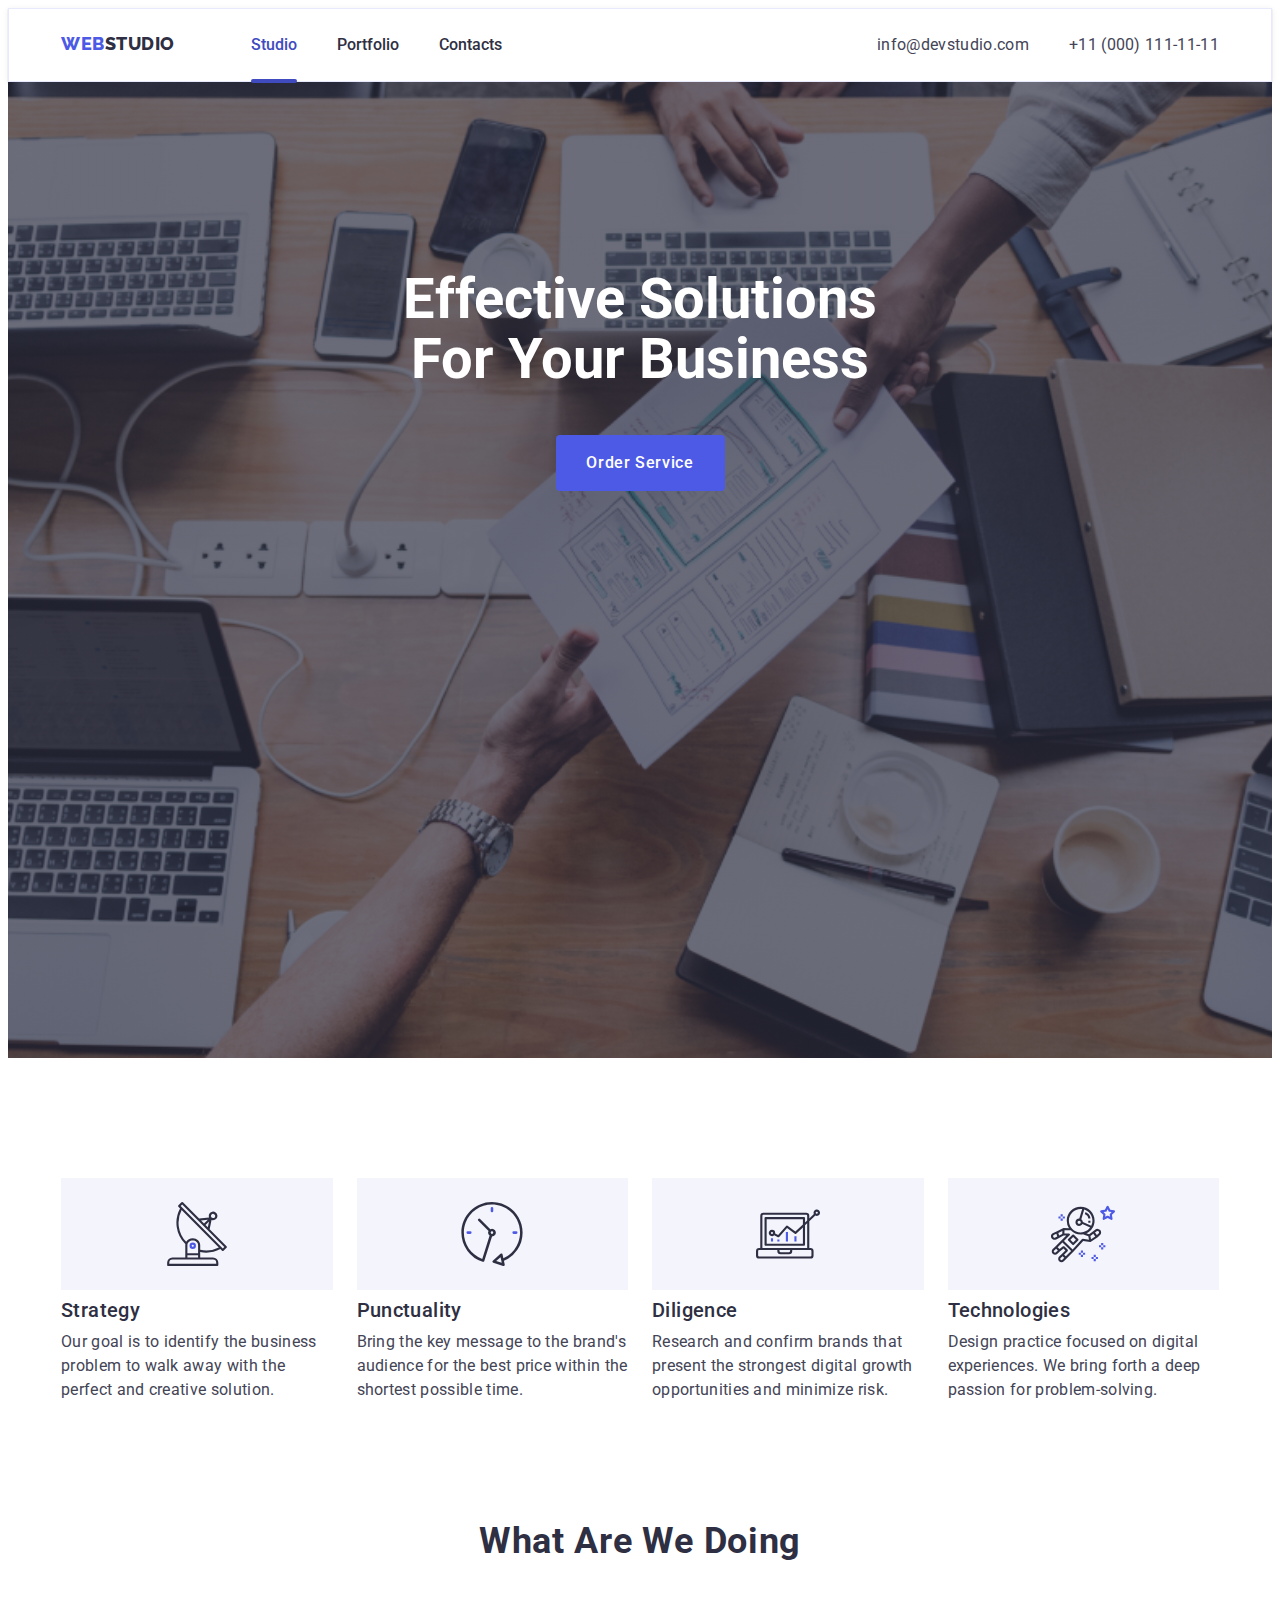
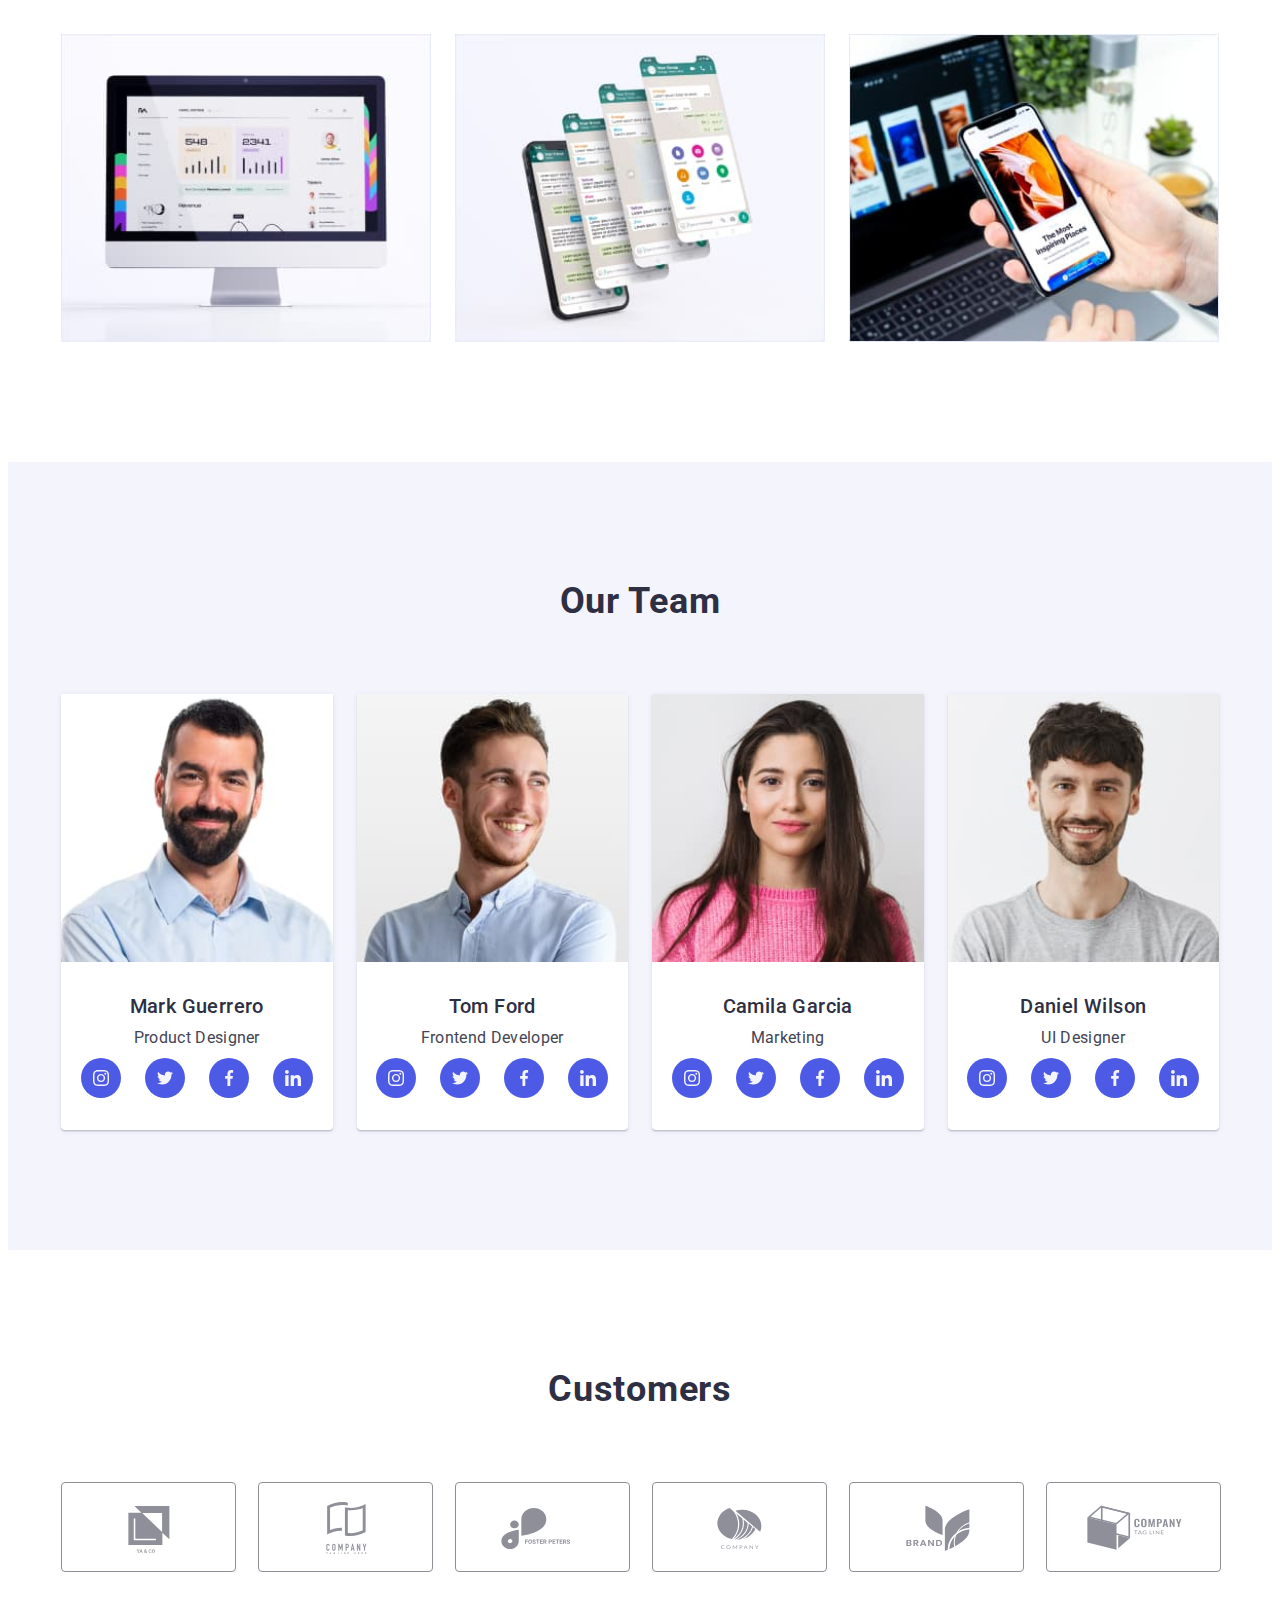
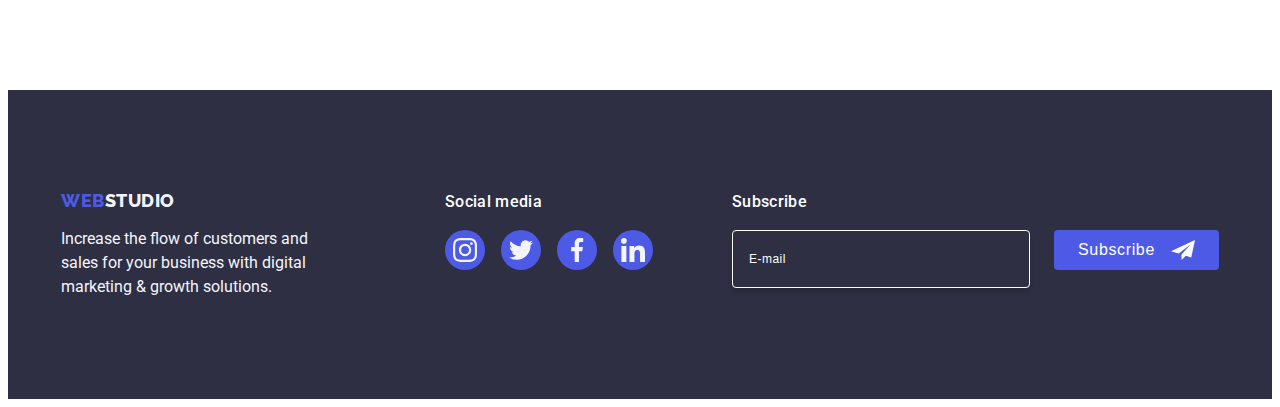
<file: index.html>
<!DOCTYPE html>
<html lang="en">
  <head>
    <meta charset="UTF-8" />
    <meta http-equiv="X-UA-Compatible" content="IE=edge" />
    <meta name="viewport" content="width=device-width, initial-scale=1.0" />
    <title>Document</title>
    <link rel="preconnect" href="https://fonts.googleapis.com" />
    <link rel="preconnect" href="https://fonts.gstatic.com" crossorigin />
    <link
      href="https://fonts.googleapis.com/css2?family=Raleway:wght@800&family=Roboto:wght@400;500;700;900&display=swap"
      rel="stylesheet"
    />
    <link
      rel="stylesheet"
      href="https://cdnjs.cloudflare.com/ajax/libs/modern-normalize/1.1.0/modern-normalize.min.css"
      integrity="sha512-wpPYUAdjBVSE4KJnH1VR1HeZfpl1ub8YT/NKx4PuQ5NmX2tKuGu6U/JRp5y+Y8XG2tV+wKQpNHVUX03MfMFn9Q=="
      crossorigin="anonymous"
      referrerpolicy="no-referrer"
    />
    <link rel="stylesheet" href="./css/styles.css" />
    <link rel="stylesheet" href="./css/media.css" />
  </head>
  <body>
    <header class="header">
      <div class="container header-container">
        <nav class="header-navigation">
          <a href="./index.html" class="header-logo link"
            >Web<span class="logo-style">Studio</span></a
          >
          <ul class="header-list list">
            <li class="header-item">
              <a href="./index.html" class="header-link current link">Studio</a>
            </li>
            <li class="header-item">
              <a href="./portfolio.html" class="header-link link">Portfolio</a>
            </li>
            <li class="header-item">
              <a href="" class="header-link link">Contacts</a>
            </li>
          </ul>
          <button type="button" data-menu-open class="menu-open-btn">
            <svg class="modal-icon-mob" width="32" height="22">
              <use href="./images/icons.svg#icon-hamburger"></use>
            </svg>
          </button>
        </nav>

        <address class="header-address">
          <ul class="address-list list">
            <li class="address-item">
              <a
                class="address-link mail-link link"
                href="mailto:info@devstudio.com"
                >info@devstudio.com</a
              >
            </li>
            <li class="address-item">
              <a class="address-link link" href="tel:+110001111111"
                >+11 (000) 111-11-11</a
              >
            </li>
          </ul>
        </address>
      </div>
      <div class="mob-menu is-hidden" data-menu>
        <div>
          <button type="button" class="modal-mob-close-btn" data-menu-close>
            <svg class="modal-mob-close-icon" width="8" height="8">
              <use href="./images/icons.svg#icon-close-sign"></use>
            </svg>
          </button>
          <ul class="mob-menu-list list">
            <li class="mob-menu-item">
              <a href="./index.html" class="mob-menu-link current link"
                >Studio</a
              >
            </li>
            <li class="mob-menu-item">
              <a href="./portfolio.html" class="mob-menu-link link"
                >Portfolio</a
              >
            </li>
            <li class="mob-menu-item">
              <a href="" class="mob-menu-link link">Contacts</a>
            </li>
          </ul>
        </div>
        <div>
          <address class="mob-menu-address">
            <ul class="mob-address-list list">
              <li class="mob-menu-address-item">
                <a class="mob-menu-address-phone link" href="tel:+110001111111"
                  >+11 (000) 111-11-11</a
                >
              </li>
              <li class="mob-menu-address-item">
                <a
                  class="mob-menu-address-mail link"
                  href="mailto:info@devstudio.com"
                  >info@devstudio.com</a
                >
              </li>
            </ul>
          </address>
          <ul class="mob-soc-list list">
            <li class="mob-soc-item">
              <a class="mob-soc-link link" href=""
                ><svg class="mob-soc-icon" width="24" height="24">
                  <use href="./images/icons.svg#icon-instagram"></use>
                </svg>
              </a>
            </li>
            <li class="mob-soc-item">
              <a class="mob-soc-link link" href=""
                ><svg class="mob-soc-icon" width="24" height="24">
                  <use href="./images/icons.svg#icon-twitter"></use>
                </svg>
              </a>
            </li>
            <li class="mob-soc-item">
              <a class="mob-soc-link link" href=""
                ><svg class="mob-soc-icon" width="24" height="24">
                  <use href="./images/icons.svg#icon-facebook"></use>
                </svg>
              </a>
            </li>
            <li class="mob-soc-item">
              <a class="mob-soc-link link" href=""
                ><svg class="mob-soc-icon" width="24" height="24">
                  <use href="./images/icons.svg#icon-linkedin"></use>
                </svg>
              </a>
            </li>
          </ul>
        </div>
      </div>
    </header>
    <main>
      <section class="hero-section">
        <div class="container">
          <h1 class="hero-title">Effective Solutions for Your Business</h1>
          <button type="button" class="hero-btn" data-modal-open>
            Order Service
          </button>
        </div>
      </section>

      <section class="about">
        <div class="container about-container">
          <h2 class="visually-hidden">About</h2>
          <ul class="about-list list">
            <li class="about-item">
              <div class="icon-wrap">
                <svg class="about-icon" width="64" height="64">
                  <use href="./images/icons.svg#icon-antenna"></use>
                </svg>
              </div>
              <h3 class="about-title title">Strategy</h3>
              <p class="about-text text">
                Our goal is to identify the business problem to walk away with
                the perfect and creative solution.
              </p>
            </li>
            <li class="about-item">
              <div class="icon-wrap">
                <svg class="about-icon" width="64" height="64">
                  <use href="./images/icons.svg#icon-clock"></use>
                </svg>
              </div>
              <h3 class="about-title title">Punctuality</h3>
              <p class="about-text text">
                Bring the key message to the brand's audience for the best price
                within the shortest possible time.
              </p>
            </li>
            <li class="about-item">
              <div class="icon-wrap">
                <svg class="about-icon" width="64" height="64">
                  <use href="./images/icons.svg#icon-diagram"></use>
                </svg>
              </div>
              <h3 class="about-title title">Diligence</h3>
              <p class="about-text text">
                Research and confirm brands that present the strongest digital
                growth opportunities and minimize risk.
              </p>
            </li>
            <li class="about-item">
              <div class="icon-wrap">
                <svg class="about-icon" width="64" height="64">
                  <use href="./images/icons.svg#icon-astronaut"></use>
                </svg>
              </div>
              <h3 class="about-title title">Technologies</h3>
              <p class="about-text text">
                Design practice focused on digital experiences. We bring forth a
                deep passion for problem-solving.
              </p>
            </li>
          </ul>
        </div>
      </section>

      <section class="duties">
        <div class="container">
          <h2 class="duties-title head-title">What are we doing</h2>
          <ul class="duties-list list">
            <li class="duties-item">
              <img
                srcset="./images/img1-2x.jpg 2x"
                src="./images/img1.jpg"
                alt="computer screen"
                width="360"
                height="300"
              />
            </li>
            <li class="duties-item">
              <img
                srcset="./images/img2-2x.jpg 2x"
                src="./images/img2.jpg"
                alt="telephone with open tabs"
                width="360"
                height="300"
              />
            </li>
            <li class="duties-item">
              <img
                srcset="./images/img3-2x.jpg 2x"
                src="./images/img3.jpg"
                alt="telephone in hand and laptop on the table"
                width="360"
                height="300"
              />
            </li>
          </ul>
        </div>
      </section>
      <section class="team">
        <div class="container">
          <h2 class="team-head-title head-title">Our Team</h2>
          <ul class="team-list list">
            <li class="team-item">
              <img
                srcset="./images/mark-2x.jpg 2x"
                src="./images/mark.jpg"
                alt="Mark's profile picture"
                width="264"
                height="260"
              />
              <div class="team-content">
                <h3 class="team-title title">Mark Guerrero</h3>
                <p class="team-text text">Product Designer</p>
                <ul class="team-soc-list list">
                  <li class="team-soc-item">
                    <a class="team-soc-link link" href=""
                      ><svg class="team-soc-icon" width="16" height="16">
                        <use href="./images/icons.svg#icon-instagram"></use>
                      </svg>
                    </a>
                  </li>
                  <li class="team-soc-item">
                    <a class="team-soc-link link" href=""
                      ><svg class="team-soc-icon" width="16" height="16">
                        <use href="./images/icons.svg#icon-twitter"></use>
                      </svg>
                    </a>
                  </li>
                  <li class="team-soc-item">
                    <a class="team-soc-link link" href=""
                      ><svg class="team-soc-icon" width="16" height="16">
                        <use href="./images/icons.svg#icon-facebook"></use>
                      </svg>
                    </a>
                  </li>
                  <li class="team-soc-item">
                    <a class="team-soc-link link" href=""
                      ><svg class="team-soc-icon" width="16" height="16">
                        <use href="./images/icons.svg#icon-linkedin"></use>
                      </svg>
                    </a>
                  </li>
                </ul>
              </div>
            </li>
            <li class="team-item">
              <img
                srcset="./images/tom-2x.jpg 2x"
                src="./images/tom.jpg"
                alt="Tom's profile picture"
                width="264"
                height="260"
              />
              <div class="team-content">
                <h3 class="team-title title">Tom Ford</h3>
                <p class="team-text text">Frontend Developer</p>
                <ul class="team-soc-list list">
                  <li class="team-soc-item">
                    <a class="team-soc-link link" href=""
                      ><svg class="team-soc-icon" width="16" height="16">
                        <use href="./images/icons.svg#icon-instagram"></use>
                      </svg>
                    </a>
                  </li>
                  <li class="team-soc-item">
                    <a class="team-soc-link link" href=""
                      ><svg class="team-soc-icon" width="16" height="16">
                        <use href="./images/icons.svg#icon-twitter"></use>
                      </svg>
                    </a>
                  </li>
                  <li class="team-soc-item">
                    <a class="team-soc-link link" href=""
                      ><svg class="team-soc-icon" width="16" height="16">
                        <use href="./images/icons.svg#icon-facebook"></use>
                      </svg>
                    </a>
                  </li>
                  <li class="team-soc-item">
                    <a class="team-soc-link link" href=""
                      ><svg class="team-soc-icon" width="16" height="16">
                        <use href="./images/icons.svg#icon-linkedin"></use>
                      </svg>
                    </a>
                  </li>
                </ul>
              </div>
            </li>
            <li class="team-item">
              <img
                srcset="./images/camila-2x.jpg 2x"
                src="./images/camila.jpg"
                alt="Camila's profile picture"
                width="264"
                height="260"
              />
              <div class="team-content">
                <h3 class="team-title title">Camila Garcia</h3>
                <p class="team-text text">Marketing</p>
                <ul class="team-soc-list list">
                  <li class="team-soc-item">
                    <a class="team-soc-link link" href=""
                      ><svg class="team-soc-icon" width="16" height="16">
                        <use href="./images/icons.svg#icon-instagram"></use>
                      </svg>
                    </a>
                  </li>
                  <li class="team-soc-item">
                    <a class="team-soc-link link" href=""
                      ><svg class="team-soc-icon" width="16" height="16">
                        <use href="./images/icons.svg#icon-twitter"></use>
                      </svg>
                    </a>
                  </li>
                  <li class="team-soc-item">
                    <a class="team-soc-link link" href=""
                      ><svg class="team-soc-icon" width="16" height="16">
                        <use href="./images/icons.svg#icon-facebook"></use>
                      </svg>
                    </a>
                  </li>
                  <li class="team-soc-item">
                    <a class="team-soc-link link" href=""
                      ><svg class="team-soc-icon" width="16" height="16">
                        <use href="./images/icons.svg#icon-linkedin"></use>
                      </svg>
                    </a>
                  </li>
                </ul>
              </div>
            </li>
            <li class="team-item">
              <img
                srcset="./images/daniel-2x.jpg 2x"
                src="./images/daniel.jpg"
                alt="Daniel's profile picture"
                width="264"
                height="260"
              />
              <div class="team-content">
                <h3 class="team-title title">Daniel Wilson</h3>
                <p class="team-text text">UI Designer</p>
                <ul class="team-soc-list list">
                  <li class="team-soc-item">
                    <a class="team-soc-link link" href=""
                      ><svg class="team-soc-icon" width="16" height="16">
                        <use href="./images/icons.svg#icon-instagram"></use>
                      </svg>
                    </a>
                  </li>
                  <li class="team-soc-item">
                    <a class="team-soc-link link" href=""
                      ><svg class="team-soc-icon" width="16" height="16">
                        <use href="./images/icons.svg#icon-twitter"></use>
                      </svg>
                    </a>
                  </li>
                  <li class="team-soc-item">
                    <a class="team-soc-link link" href=""
                      ><svg class="team-soc-icon" width="16" height="16">
                        <use href="./images/icons.svg#icon-facebook"></use>
                      </svg>
                    </a>
                  </li>
                  <li class="team-soc-item">
                    <a class="team-soc-link link" href=""
                      ><svg class="team-soc-icon" width="16" height="16">
                        <use href="./images/icons.svg#icon-linkedin"></use>
                      </svg>
                    </a>
                  </li>
                </ul>
              </div>
            </li>
          </ul>
        </div>
      </section>

      <section class="customers">
        <div class="container thin-container">
          <h2 class="customers-title head-title">Customers</h2>
          <div class="customers-list list">
            <ul class="customers-icon-list list">
              <li class="customers-icon-item">
                <a class="customers-icon-link link" href=""
                  ><svg class="customers-icon" width="104" height="56">
                    <use href="./images/icons.svg#icon-Logo1"></use>
                  </svg>
                </a>
              </li>
              <li class="customers-icon-item">
                <a class="customers-icon-link link" href=""
                  ><svg class="customers-icon" width="104" height="56">
                    <use href="./images/icons.svg#icon-Logo2"></use>
                  </svg>
                </a>
              </li>
              <li class="customers-icon-item">
                <a class="customers-icon-link link" href=""
                  ><svg class="customers-icon" width="104" height="56">
                    <use href="./images/icons.svg#icon-Logo3"></use>
                  </svg>
                </a>
              </li>
              <li class="customers-icon-item">
                <a class="customers-icon-link link" href=""
                  ><svg class="customers-icon" width="104" height="56">
                    <use href="./images/icons.svg#icon-Logo4"></use>
                  </svg>
                </a>
              </li>
              <li class="customers-icon-item">
                <a class="customers-icon-link link" href=""
                  ><svg class="customers-icon" width="104" height="56">
                    <use href="./images/icons.svg#icon-Logo5"></use>
                  </svg>
                </a>
              </li>
              <li class="customers-icon-item">
                <a class="customers-icon-link link" href=""
                  ><svg class="customers-icon" width="104" height="56">
                    <use href="./images/icons.svg#icon-Logo6"></use>
                  </svg>
                </a>
              </li>
            </ul>
          </div>
        </div>
      </section>
    </main>
    <footer class="footer">
      <div class="container footer-container thin-container">
        <div class="footer-content">
          <a href="./index.html" class="footer-logo link"
            >Web<span class="footer-logo-style">Studio</span></a
          >
          <p class="footer-text">
            Increase the flow of customers and sales for your business with
            digital marketing & growth solutions.
          </p>
        </div>
        <div class="footer-soc-media">
          <p class="footer-title-text text">Social media</p>

          <ul class="footer-soc-list list">
            <li class="footer-soc-item">
              <a class="footer-soc-link link" href=""
                ><svg class="footer-soc-icon" width="24" height="24">
                  <use href="./images/icons.svg#icon-instagram"></use>
                </svg>
              </a>
            </li>
            <li class="footer-soc-item">
              <a class="footer-soc-link link" href=""
                ><svg class="footer-soc-icon" width="24" height="24">
                  <use href="./images/icons.svg#icon-twitter"></use>
                </svg>
              </a>
            </li>
            <li class="footer-soc-item">
              <a class="footer-soc-link link" href=""
                ><svg class="footer-soc-icon" width="24" height="24">
                  <use href="./images/icons.svg#icon-facebook"></use>
                </svg>
              </a>
            </li>
            <li class="footer-soc-item">
              <a class="footer-soc-link link" href=""
                ><svg class="footer-soc-icon" width="24" height="24">
                  <use href="./images/icons.svg#icon-linkedin"></use>
                </svg>
              </a>
            </li>
          </ul>
        </div>

        <div class="footer-subscription">
          <p class="footer-title-text text">Subscribe</p>
          <form class="subscription-items">
            <label aria-label="footer-input">
              <input
                type="email"
                name="email"
                class="footer-input"
                placeholder="E-mail"
            /></label>
            <button type="submit" class="footer-btn btn">
              Subscribe
              <svg class="footer-icon" width="24" height="24">
                <use href="./images/icons.svg#icon-Frame"></use>
              </svg>
            </button>
          </form>
        </div>
      </div>
    </footer>
    <div class="backdrop is-hidden" data-modal>
      <div class="modal">
        <button type="button" class="modal-close-btn" data-modal-close>
          <svg class="modal-close-icon" width="8" height="8">
            <use href="./images/icons.svg#icon-close-sign"></use>
          </svg>
        </button>
        <p class="modal-title title">
          Leave your contacts and we will call you back
        </p>
        <form class="modal-form">
          <div class="modal-field">
            <label for="name" class="input-text">Name</label>
            <div class="input-wrap">
              <input
                type="text"
                class="modal-input"
                name="user-name"
                id="name"
              />
              <svg class="modal-icon" width="18" height="24">
                <use href="./images/icons.svg#icon-person"></use>
              </svg>
            </div>
          </div>
          <div class="modal-field">
            <label for="phone" class="input-text">Phone</label>
            <div class="input-wrap">
              <input
                type="tel"
                class="modal-input"
                name="user-phone"
                id="phone"
              />
              <svg class="modal-icon" width="18" height="24">
                <use href="./images/icons.svg#icon-phone"></use>
              </svg>
            </div>
          </div>
          <div class="modal-field">
            <label for="email" class="input-text">Email</label>
            <div class="input-wrap">
              <input
                type="email"
                class="modal-input"
                name="user-email"
                id="email"
              />
              <svg class="modal-icon" width="18" height="24">
                <use href="./images/icons.svg#icon-email"></use>
              </svg>
            </div>
          </div>
          <div class="modal-field">
            <label for="comment" class="input-text">Comment</label>
            <textarea
              name="user-comment"
              class="modal-textarea"
              placeholder="Text input"
              id="comment"
            ></textarea>
          </div>
          <div class="modal-field modal-checkbox">
            <input
              type="checkbox"
              name="privacy"
              class="input-check visually-hidden"
              id="privacy"
              value="true"
            />
            <label for="privacy" class="check-text">
              <span>
                <svg class="check-icon" width="10" height="8">
                  <use href="./images/icons.svg#icon-Vector"></use>
                </svg>
              </span>
              I accept the terms and conditions of the &nbsp;<a
                href=""
                class="policy-ref"
                >Privacy Policy</a
              >
            </label>
          </div>
          <button type="submit" class="modal-btn button">Send</button>
        </form>
      </div>
    </div>
    <script src="./js/mobile-menu.js"></script>
    <script src="./js/modal.js"></script>
  </body>
</html>
</file>
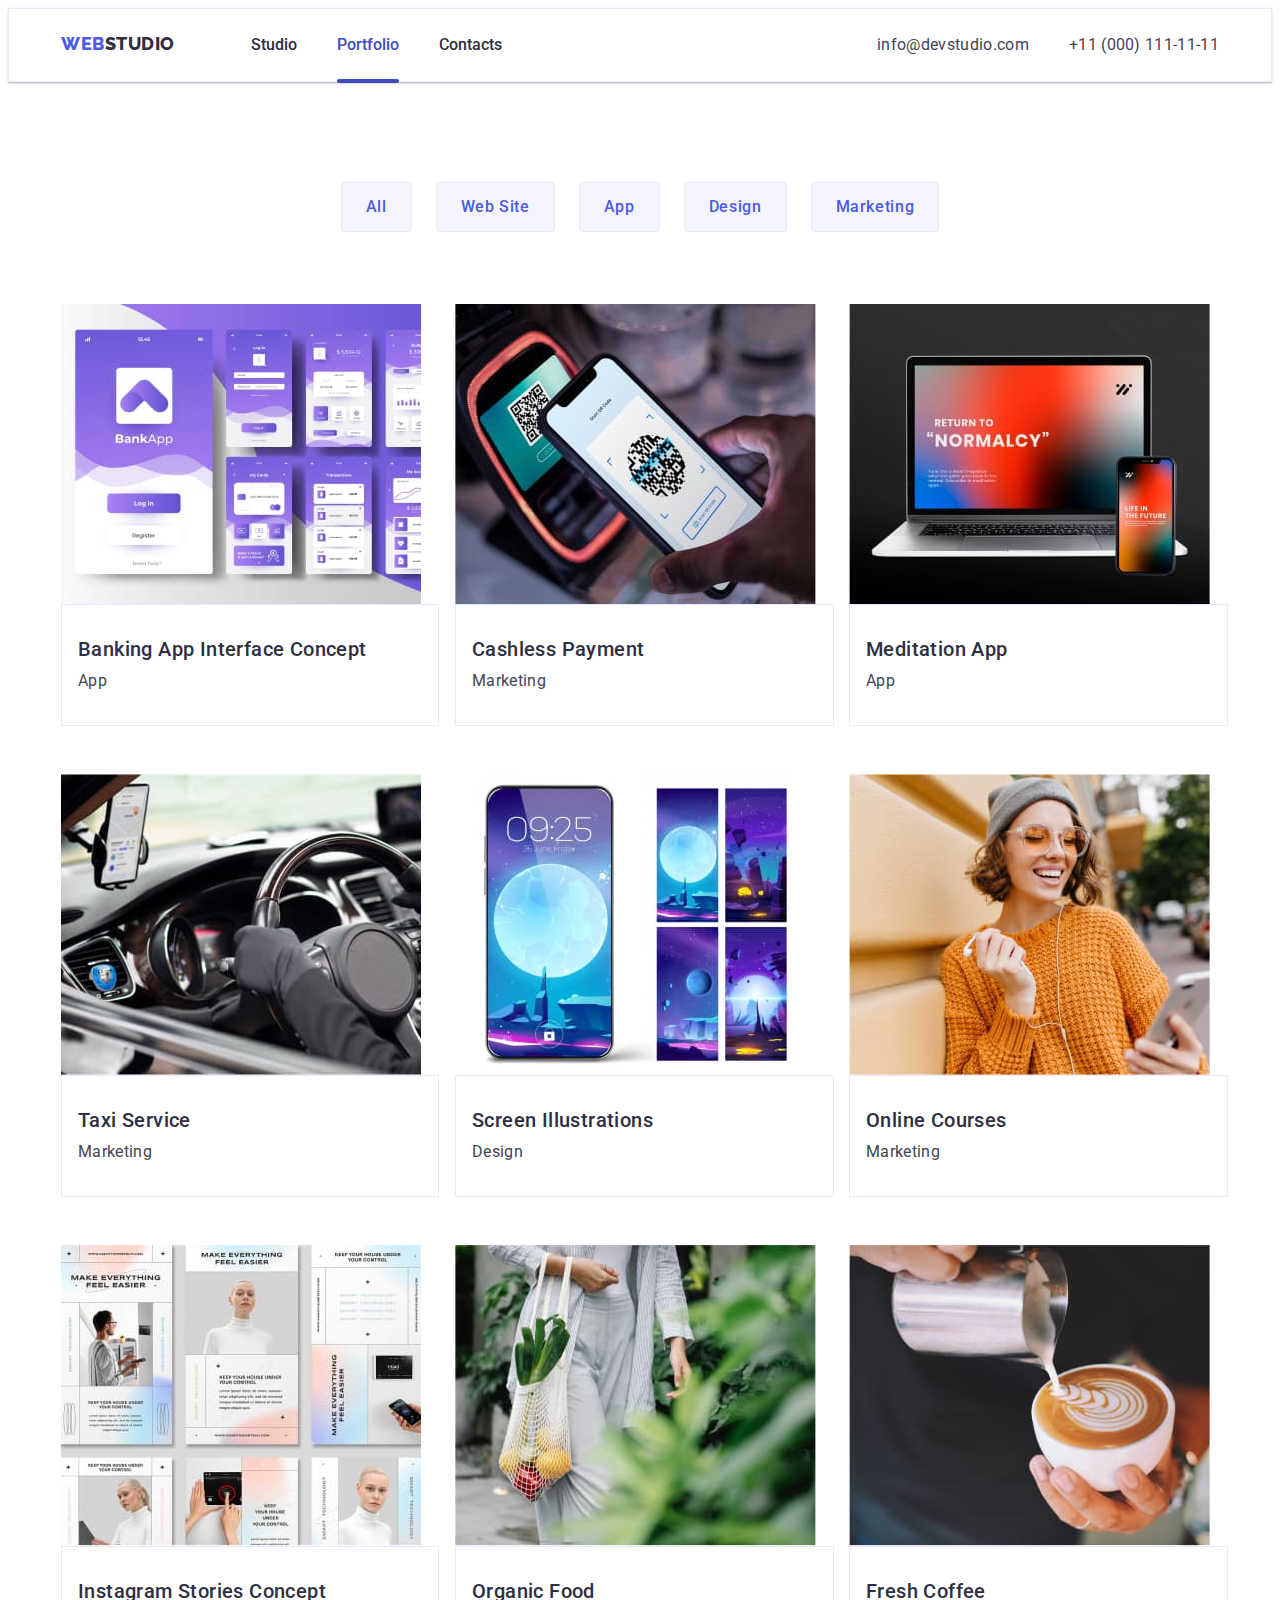
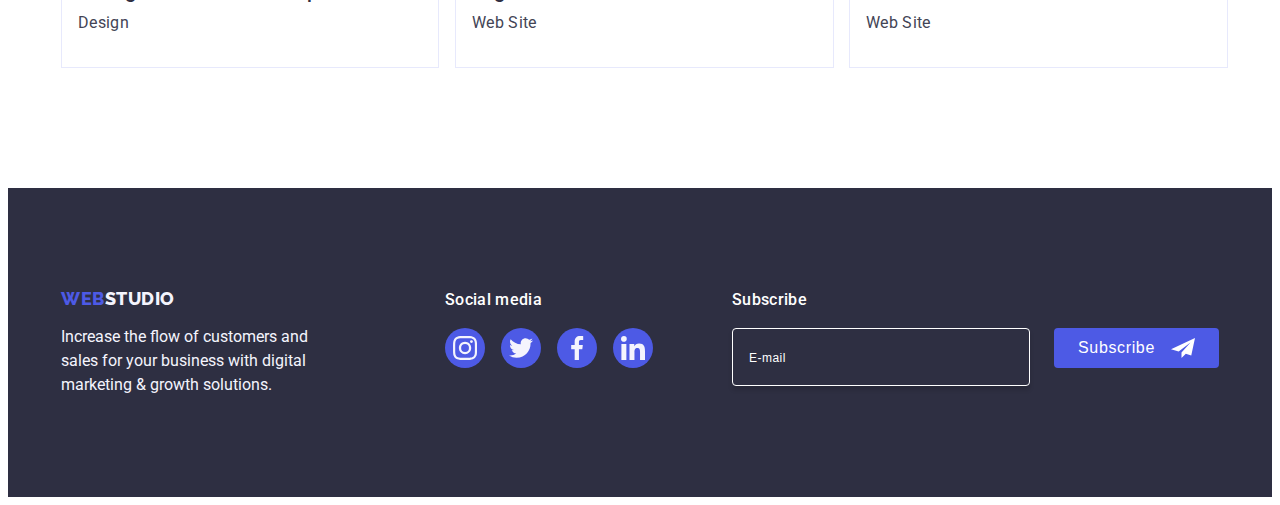
<file: portfolio.html>
<!DOCTYPE html>
<html lang="en">
  <head>
    <meta charset="UTF-8" />
    <meta http-equiv="X-UA-Compatible" content="IE=edge" />
    <meta name="viewport" content="width=device-width, initial-scale=1.0" />
    <title>Document</title>
    <link rel="preconnect" href="https://fonts.googleapis.com" />
    <link rel="preconnect" href="https://fonts.gstatic.com" crossorigin />
    <link
      href="https://fonts.googleapis.com/css2?family=Raleway:wght@800&family=Roboto:wght@400;500;700;900&display=swap"
      rel="stylesheet"
    />
    <link
      rel="stylesheet"
      href="https://cdnjs.cloudflare.com/ajax/libs/modern-normalize/1.1.0/modern-normalize.min.css"
      integrity="sha512-wpPYUAdjBVSE4KJnH1VR1HeZfpl1ub8YT/NKx4PuQ5NmX2tKuGu6U/JRp5y+Y8XG2tV+wKQpNHVUX03MfMFn9Q=="
      crossorigin="anonymous"
      referrerpolicy="no-referrer"
    />
    <link rel="stylesheet" href="./css/styles.css" />
    <link rel="stylesheet" href="./css/media.css" />
  </head>
  <body>
    <header class="header">
      <div class="container header-container">
        <nav class="header-navigation">
          <a href="./index.html" class="header-logo link"
            >Web<span class="logo-style">Studio</span></a
          >
          <ul class="header-list list">
            <li class="header-item">
              <a href="./index.html" class="header-link link">Studio</a>
            </li>
            <li class="header-item">
              <a href="./portfolio.html" class="header-link current link"
                >Portfolio</a
              >
            </li>
            <li class="header-item">
              <a href="" class="header-link link">Contacts</a>
            </li>
          </ul>
          <button type="button" data-menu-open class="menu-open-btn">
            <svg class="modal-icon-mob" width="32" height="22">
              <use href="./images/icons.svg#icon-hamburger"></use>
            </svg>
          </button>
        </nav>

        <address class="header-address">
          <ul class="address-list list">
            <li class="address-item">
              <a
                class="address-link mail-link link"
                href="mailto:info@devstudio.com"
                >info@devstudio.com</a
              >
            </li>
            <li class="address-item">
              <a class="address-link link" href="tel:+110001111111"
                >+11 (000) 111-11-11</a
              >
            </li>
          </ul>
        </address>
      </div>
      <div class="mob-menu is-hidden" data-menu>
        <div>
          <button type="button" class="modal-mob-close-btn" data-menu-close>
            <svg class="modal-mob-close-icon" width="8" height="8">
              <use href="./images/icons.svg#icon-close-sign"></use>
            </svg>
          </button>
          <ul class="mob-menu-list list">
            <li class="mob-menu-item">
              <a href="./index.html" class="mob-menu-link link">Studio</a>
            </li>
            <li class="mob-menu-item">
              <a href="./portfolio.html" class="mob-menu-link current link"
                >Portfolio</a
              >
            </li>
            <li class="mob-menu-item">
              <a href="" class="mob-menu-link link">Contacts</a>
            </li>
          </ul>
        </div>
        <div>
          <address class="mob-menu-address">
            <ul class="mob-address-list list">
              <li class="mob-menu-address-item">
                <a class="mob-menu-address-phone link" href="tel:+110001111111"
                  >+11 (000) 111-11-11</a
                >
              </li>
              <li class="mob-menu-address-item">
                <a
                  class="mob-menu-address-mail link"
                  href="mailto:info@devstudio.com"
                  >info@devstudio.com</a
                >
              </li>
            </ul>
          </address>
          <ul class="mob-soc-list list">
            <li class="mob-soc-item">
              <a class="mob-soc-link link" href=""
                ><svg class="mob-soc-icon" width="24" height="24">
                  <use href="./images/icons.svg#icon-instagram"></use>
                </svg>
              </a>
            </li>
            <li class="mob-soc-item">
              <a class="mob-soc-link link" href=""
                ><svg class="mob-soc-icon" width="24" height="24">
                  <use href="./images/icons.svg#icon-twitter"></use>
                </svg>
              </a>
            </li>
            <li class="mob-soc-item">
              <a class="mob-soc-link link" href=""
                ><svg class="mob-soc-icon" width="24" height="24">
                  <use href="./images/icons.svg#icon-facebook"></use>
                </svg>
              </a>
            </li>
            <li class="mob-soc-item">
              <a class="mob-soc-link link" href=""
                ><svg class="mob-soc-icon" width="24" height="24">
                  <use href="./images/icons.svg#icon-linkedin"></use>
                </svg>
              </a>
            </li>
          </ul>
        </div>
      </div>
    </header>
    <main>
      <section class="portfolio">
        <div class="container">
          <h1 class="visually-hidden">Portfolio</h1>
          <div class="list-wrap">
            <ul class="portfolio-top-list list">
              <li class="portfolio-top-item">
                <button type="button" class="portfolio-btn">All</button>
              </li>
              <li class="portfolio-top-item">
                <button type="button" class="portfolio-btn">Web Site</button>
              </li>
              <li class="portfolio-top-item">
                <button type="button" class="portfolio-btn">App</button>
              </li>
              <li class="portfolio-top-item">
                <button type="button" class="portfolio-btn">Design</button>
              </li>
              <li class="portfolio-top-item">
                <button type="button" class="portfolio-btn">Marketing</button>
              </li>
            </ul>
          </div>
          <div class="portfolio-wrap">
            <ul class="portfolio-list list">
              <li class="portfolio-item">
                <a href="" class="portfolio-link link">
                  <div class="portfolio-thumb">
                    <picture>
                      <source
                        srcset="
                          ./images/banking.jpg    1x,
                          ./images/banking-2x.jpg 2x
                        "
                        media="(min-width: 1158px)"
                      />
                      <source
                        srcset="
                          ./images/banking-tab.jpg    1x,
                          ./images/banking-tab-2x.jpg 2x
                        "
                        media="(min-width: 768px)"
                      />
                      <source
                        srcset="
                          ./images/banking-mob.jpg    1x,
                          ./images/banking-mob-2x.jpg 2x
                        "
                        media="(max-width: 767px)"
                      />
                      <img
                        src="./images/banking.jpg"
                        alt="Banking App tabs"
                        width="428"
                        height="300"
                      />
                    </picture>

                    <p class="portfolio-cover-text text">
                      14 Stylish and User-Friendly App Design Concepts · Task
                      Manager App · Calorie Tracker App · Exotic Fruit Ecommerce
                      App · Cloud Storage App
                    </p>
                  </div>

                  <div class="card-content">
                    <h2 class="portfolio-title title">
                      Banking App Interface Concept
                    </h2>
                    <p class="portfolio-text text">App</p>
                  </div>
                </a>
              </li>

              <li class="portfolio-item">
                <a href="" class="portfolio-link link">
                  <div class="portfolio-thumb">
                    <picture>
                      <source
                        srcset="
                          ./images/payment.jpg    1x,
                          ./images/payment-2x.jpg 2x
                        "
                        media="(min-width: 1158px)"
                      />
                      <source
                        srcset="
                          ./images/payment-tab.jpg    1x,
                          ./images/payment-tab-2x.jpg 2x
                        "
                        media="(min-width: 768px)"
                      />
                      <source
                        srcset="
                          ./images/payment-mob.jpg    1x,
                          ./images/payment-mob-2x.jpg 2x
                        "
                        media="(max-width: 767px)"
                      />
                      <img
                        src="./images/payment.jpg"
                        alt="Payment procedure"
                        width="428"
                        height="300"
                      />
                    </picture>

                    <p class="portfolio-cover-text text">
                      14 Stylish and User-Friendly App Design Concepts · Task
                      Manager App · Calorie Tracker App · Exotic Fruit Ecommerce
                      App · Cloud Storage App
                    </p>
                  </div>

                  <div class="card-content">
                    <h2 class="portfolio-title title">Cashless Payment</h2>
                    <p class="portfolio-text text">Marketing</p>
                  </div>
                </a>
              </li>
              <li class="portfolio-item">
                <a href="" class="portfolio-link link">
                  <div class="portfolio-thumb">
                    <picture>
                      <source
                        srcset="
                          ./images/meditation.jpg    1x,
                          ./images/meditation-2x.jpg 2x
                        "
                        media="(min-width: 1158px)"
                      />
                      <source
                        srcset="
                          ./images/meditation-tab.jpg    1x,
                          ./images/meditation-tab-2x.jpg 2x
                        "
                        media="(min-width: 768px)"
                      />
                      <source
                        srcset="
                          ./images/meditation-mob.jpg    1x,
                          ./images/meditation-mob-2x.jpg 2x
                        "
                        media="(max-width: 767px)"
                      />
                      <img
                        src="./images/meditation.jpg"
                        alt="Laptop and telephone"
                        width="428"
                        height="300"
                      />
                    </picture>

                    <div class="portfolio-cover-text text">
                      <p>
                        14 Stylish and User-Friendly App Design Concepts · Task
                        Manager App · Calorie Tracker App · Exotic Fruit
                        Ecommerce App · Cloud Storage App
                      </p>
                    </div>
                  </div>

                  <div class="card-content">
                    <h2 class="portfolio-title title">Meditation App</h2>
                    <p class="portfolio-text text">App</p>
                  </div>
                </a>
              </li>
              <li class="portfolio-item">
                <a href="" class="portfolio-link link">
                  <div class="portfolio-thumb">
                    <picture>
                      <source
                        srcset="./images/taxi.jpg 1x, ./images/taxi-2x.jpg 2x"
                        media="(min-width: 1158px)"
                      />
                      <source
                        srcset="
                          ./images/taxi-tab.jpg    1x,
                          ./images/taxi-tab-2x.jpg 2x
                        "
                        media="(min-width: 768px)"
                      />
                      <source
                        srcset="
                          ./images/taxi-mob.jpg    1x,
                          ./images/taxi-mob-2x.jpg 2x
                        "
                        media="(max-width: 767px)"
                      />
                      <img
                        src="./images/taxi.jpg"
                        alt="Steering wheel"
                        width="428"
                        height="300"
                      />
                    </picture>

                    <p class="portfolio-cover-text text">
                      14 Stylish and User-Friendly App Design Concepts · Task
                      Manager App · Calorie Tracker App · Exotic Fruit Ecommerce
                      App · Cloud Storage App
                    </p>
                  </div>

                  <div class="card-content">
                    <h2 class="portfolio-title title">Taxi Service</h2>
                    <p class="portfolio-cover text">Marketing</p>
                  </div>
                </a>
              </li>
              <li class="portfolio-item">
                <a href="" class="portfolio-link link">
                  <div class="portfolio-thumb">
                    <picture>
                      <source
                        srcset="
                          ./images/illustrations.jpg    1x,
                          ./images/illustrations-2x.jpg 2x
                        "
                        media="(min-width: 1158px)"
                      />
                      <source
                        srcset="
                          ./images/illustrations-tab.jpg    1x,
                          ./images/illustrations-tab-2x.jpg 2x
                        "
                        media="(min-width: 768px)"
                      />
                      <source
                        srcset="
                          ./images/illustrations-mob.jpg    1x,
                          ./images/illustrations-mob-2x.jpg 2x
                        "
                        media="(max-width: 767px)"
                      />
                      <img
                        src="./images/illustrations.jpg"
                        alt="Illustration samples on telephone screen"
                        width="428"
                        height="300"
                      />
                    </picture>

                    <p class="portfolio-cover-text text">
                      14 Stylish and User-Friendly App Design Concepts · Task
                      Manager App · Calorie Tracker App · Exotic Fruit Ecommerce
                      App · Cloud Storage App
                    </p>
                  </div>

                  <div class="card-content">
                    <h2 class="portfolio-title title">Screen Illustrations</h2>
                    <p class="portfolio-text text">Design</p>
                  </div>
                </a>
              </li>
              <li class="portfolio-item">
                <a href="" class="portfolio-link link">
                  <div class="portfolio-thumb">
                    <picture>
                      <source
                        srcset="
                          ./images/courses.jpg    1x,
                          ./images/courses-2x.jpg 2x
                        "
                        media="(min-width: 1158px)"
                      />
                      <source
                        srcset="
                          ./images/courses-tab.jpg    1x,
                          ./images/courses-tab-2x.jpg 2x
                        "
                        media="(min-width: 768px)"
                      />
                      <source
                        srcset="
                          ./images/courses-mob.jpg    1x,
                          ./images/courses-mob-2x.jpg 2x
                        "
                        media="(max-width: 767px)"
                      />
                      <img
                        src="./images/courses.jpg"
                        alt="Smiling lady holding a phone"
                        width="428"
                        height="300"
                      />
                    </picture>

                    <p class="portfolio-cover-text text">
                      14 Stylish and User-Friendly App Design Concepts · Task
                      Manager App · Calorie Tracker App · Exotic Fruit Ecommerce
                      App · Cloud Storage App
                    </p>
                  </div>

                  <div class="card-content">
                    <h2 class="portfolio-title title">Online Courses</h2>
                    <p class="portfolio-text text">Marketing</p>
                  </div>
                </a>
              </li>
              <li class="portfolio-item">
                <a href="" class="portfolio-link link">
                  <div class="portfolio-thumb">
                    <picture>
                      <source
                        srcset="
                          ./images/instagram.jpg    1x,
                          ./images/instagram-2x.jpg 2x
                        "
                        media="(min-width: 1158px)"
                      />
                      <source
                        srcset="
                          ./images/instagram-tab.jpg    1x,
                          ./images/instagram-tab-2x.jpg 2x
                        "
                        media="(min-width: 768px)"
                      />
                      <source
                        srcset="
                          ./images/instagram-mob.jpg    1x,
                          ./images/instagram-mob-2x.jpg 2x
                        "
                        media="(max-width: 767px)"
                      />
                      <img
                        src="./images/instagram.jpg"
                        alt="Instagram pages"
                        width="428"
                        height="300"
                      />
                    </picture>

                    <p class="portfolio-cover-text text">
                      14 Stylish and User-Friendly App Design Concepts · Task
                      Manager App · Calorie Tracker App · Exotic Fruit Ecommerce
                      App · Cloud Storage App
                    </p>
                  </div>

                  <div class="card-content">
                    <h2 class="portfolio-title title">
                      Instagram Stories Concept
                    </h2>
                    <p class="portfolio-text text">Design</p>
                  </div>
                </a>
              </li>
              <li class="portfolio-item">
                <a href="" class="portfolio-link link">
                  <div class="portfolio-thumb">
                    <picture>
                      <source
                        srcset="./images/food.jpg 1x, ./images/food-2x.jpg 2x"
                        media="(min-width: 1158px)"
                      />
                      <source
                        srcset="
                          ./images/food-tab.jpg    1x,
                          ./images/food-tab-2x.jpg 2x
                        "
                        media="(min-width: 768px)"
                      />
                      <source
                        srcset="
                          ./images/food-mob.jpg    1x,
                          ./images/food-mob-2x.jpg 2x
                        "
                        media="(max-width: 767px)"
                      />

                      <img
                        src="./images/food.jpg"
                        alt="Lady holding a bag with fruits and vegetables"
                        width="428"
                        height="300"
                      />
                    </picture>

                    <p class="portfolio-cover-text text">
                      14 Stylish and User-Friendly App Design Concepts · Task
                      Manager App · Calorie Tracker App · Exotic Fruit Ecommerce
                      App · Cloud Storage App
                    </p>
                  </div>

                  <div class="card-content">
                    <h2 class="portfolio-title title">Organic Food</h2>
                    <p class="portfolio-text text">Web Site</p>
                  </div>
                </a>
              </li>
              <li class="portfolio-item">
                <a href="" class="portfolio-link link">
                  <div class="portfolio-thumb">
                    <picture>
                      <source
                        srcset="
                          ./images/coffee.jpg    1x,
                          ./images/coffee-2x.jpg 2x
                        "
                        media="(min-width: 1158px)"
                      />
                      <source
                        srcset="
                          ./images/coffee-tab.jpg    1x,
                          ./images/coffee-tab-2x.jpg 2x
                        "
                        media="(min-width: 768px)"
                      />
                      <source
                        srcset="
                          ./images/coffee-mob.jpg    1x,
                          ./images/coffee-mob-2x.jpg 2x
                        "
                        media="(max-width: 767px)"
                      />
                      <img
                        src="./images/coffee.jpg"
                        alt="Cup of cofee"
                        width="428"
                        height="300"
                      />
                    </picture>

                    <p class="portfolio-cover-text text">
                      14 Stylish and User-Friendly App Design Concepts · Task
                      Manager App · Calorie Tracker App · Exotic Fruit Ecommerce
                      App · Cloud Storage App
                    </p>
                  </div>

                  <div class="card-content">
                    <h2 class="portfolio-title title">Fresh Coffee</h2>
                    <p class="portfolio-text text">Web Site</p>
                  </div>
                </a>
              </li>
            </ul>
          </div>
        </div>
      </section>
    </main>
    <footer class="footer">
      <div class="container footer-container thin-container">
        <div class="footer-content">
          <a href="./index.html" class="footer-logo link"
            >Web<span class="footer-logo-style">Studio</span></a
          >
          <p class="footer-text">
            Increase the flow of customers and sales for your business with
            digital marketing & growth solutions.
          </p>
        </div>
        <div class="footer-soc-media">
          <p class="footer-title-text text">Social media</p>

          <ul class="footer-soc-list list">
            <li class="footer-soc-item">
              <a class="footer-soc-link link" href=""
                ><svg class="footer-soc-icon" width="24" height="24">
                  <use href="./images/icons.svg#icon-instagram"></use>
                </svg>
              </a>
            </li>
            <li class="footer-soc-item">
              <a class="footer-soc-link link" href=""
                ><svg class="footer-soc-icon" width="24" height="24">
                  <use href="./images/icons.svg#icon-twitter"></use>
                </svg>
              </a>
            </li>
            <li class="footer-soc-item">
              <a class="footer-soc-link link" href=""
                ><svg class="footer-soc-icon" width="24" height="24">
                  <use href="./images/icons.svg#icon-facebook"></use>
                </svg>
              </a>
            </li>
            <li class="footer-soc-item">
              <a class="footer-soc-link link" href=""
                ><svg class="footer-soc-icon" width="24" height="24">
                  <use href="./images/icons.svg#icon-linkedin"></use>
                </svg>
              </a>
            </li>
          </ul>
        </div>

        <div class="footer-subscription">
          <p class="footer-title-text text">Subscribe</p>
          <form class="subscription-items">
            <label aria-label="footer-input">
              <input
                type="email"
                name="email"
                class="footer-input"
                placeholder="E-mail"
            /></label>
            <button type="submit" class="footer-btn btn">
              Subscribe
              <svg class="footer-icon" width="24" height="24">
                <use href="./images/icons.svg#icon-Frame"></use>
              </svg>
            </button>
          </form>
        </div>
      </div>
    </footer>
    <script src="./js/mobile-menu.js"></script>
  </body>
</html>
</file>
<file: css/styles.css>
:root {
  --main-text-color: #434455;
  --main-background-color: #ffffff;
  --main-title-logo: #2e2f42;
  --button-icon-logo-color: #4d5ae5;
  --main-hover-focus: #404bbf;
  --secondary-bg-color: #f4f4fd;
  --border-footer-text: #e7e9fc;
  --footer-hover-focus: #31d0aa;
  --customer-icon-color: #8e8f99;
  --modal-bg: #fcfcfc;
  --card-set-gap-column: 24px;
  --card-set-gap-row: 48px;
  --bg-gradient: linear-gradient(rgba(46, 47, 66, 0.7), rgba(46, 47, 66, 0.7));
  --timing-function: cubic-bezier(0.4, 0, 0.2, 1);
}
p,
h1,
h2,
h3,
h4,
h5,
h6 {
  margin: 0;
}
ul {
  margin: 0;
  padding-left: 0;
}
button {
  cursor: pointer;
}
address {
  font-style: normal;
}
img {
  display: block;
  max-width: 100%;
  height: auto;
  width: 100%;
}
body {
  font-family: "Roboto", sans-serif;
  background-color: var(--main-background-color, #ffffff);
  color: var(--main-text-color, #434455);
}
.list {
  list-style: none;
}

.link {
  text-decoration: none;
}
.visually-hidden {
  position: absolute;
  width: 1px;
  height: 1px;
  margin: -1px;
  border: 0;
  padding: 0;
  white-space: nowrap;
  clip-path: inset(100%);
  clip: rect(0 0 0 0);
  overflow: hidden;
}

.container {
  width: 100%;
  padding-left: 16px;
  padding-right: 16px;
  margin-left: auto;
  margin-right: auto;
}
section {
  padding-top: 96px;
  padding-bottom: 96px;
}

.head-title {
  font-size: 36px;
  line-height: 1.11;
  text-align: center;
  letter-spacing: 0.02em;
  text-transform: capitalize;
  color: var(--main-title-logo, #2e2f42);
  margin-bottom: 72px;
}
.title {
  font-weight: 500;
  font-size: 20px;
  line-height: 1.2;
  letter-spacing: 0.02em;
  color: var(--main-title-logo, #2e2f42);
}
.text {
  margin-top: 8px;
  font-size: 16px;
  line-height: 1.5;
  letter-spacing: 0.02em;
  color: var(--main-text-color, #434455);
}
/* ------------Header--------------- */
.header {
  border: 1px solid var(--border-footer-text, #e7e9fc);
  box-shadow: 0 1px 6px 0 rgba(46, 47, 66, 0.08),
    0 1px 1px 0 rgba(46, 47, 66, 0.16), 0 2px 1px 0 rgba(46, 47, 66, 0.08);
}
.header-navigation {
  display: flex;
  margin-right: auto;
}
.header-list {
  display: none;
}

.header-logo {
  padding-top: 24px;
  padding-bottom: 24px;
  margin-right: 76px;
  font-family: "Raleway", sans-serif;
  font-weight: 800;
  font-size: 18px;
  line-height: 1.17;
  align-items: center;
  letter-spacing: 0.03em;
  text-transform: uppercase;
  color: var(--button-icon-logo-color, #4d5ae5);
}

.logo-style {
  color: var(--main-title-logo, #2e2f42);
}

.header-address {
  display: none;
}

.menu-open-btn {
  display: block;
  margin-left: auto;
  padding: 0;
  stroke: #2e2f42;
  background-color: transparent;
  border: transparent;
}

.mob-menu {
  position: fixed;
  top: 0;
  left: 0;
  z-index: 2;
  width: 100vw;
  height: 100vh;
  background-color: #ffffff;
  padding: 24px 35px 40px 40px;
  display: flex;
  flex-direction: column;
  justify-content: space-between;
}
.current {
  color: var(--main-hover-focus, #404bbf);
}

.modal-mob-close-btn {
  display: block;
  margin-left: auto;
  margin-bottom: 32px;
  width: 24px;
  height: 24px;
  background-color: transparent;
  border: 1px solid #e7e9fc;
  border-radius: 50%;
  transition: background-color 250ms var(--timing-function),
    fill 250ms var(--timing-function);
}

.modal-mob-close-btn:hover {
  background-color: var(--main-hover-focus, #404bbf);
  fill: var(--main-background-color, #ffffff);
}
.modal--mob-close-btn:focus-within .modal-mob-close-icon {
  fill: var(--main-background-color, #ffffff);
}

.mob-menu-item:not(:last-child) {
  margin-bottom: 40px;
}
.mob-menu-link {
  font-weight: 700;
  font-size: 36px;
  line-height: 1.11;
  letter-spacing: 0.02em;
  text-transform: capitalize;
  color: #2e2f42;
  transition: color 250ms var(--timing-function);
}

.current {
  color: var(--main-hover-focus, #404bbf);
}
.mob-menu-link:focus {
  color: var(--main-hover-focus, #404bbf);
}

.mob-menu-address {
  margin-bottom: 48px;
}
.mob-menu-address-item {
  margin-bottom: 40px;
}
.mob-menu-address-phone {
  font-weight: 700;
  font-size: 24px;
  line-height: 1.11;
  text-transform: capitalize;
  color: var(--button-icon-logo-color, #4d5ae5);
}

.mob-menu-address-mail {
  font-weight: 500;
  font-size: 20px;
  line-height: 1.2;
  color: var(--main-text-color) #434455;
}
.mob-soc-list {
  display: flex;
  gap: 30px;
}
.mob-soc-item {
  width: 40px;
  height: 40px;
}
.mob-soc-link {
  width: 100%;
  height: 100%;
  border-radius: 50px;
  background-color: var(--button-icon-logo-color, #4d5ae5);
  display: flex;
  align-items: center;
  justify-content: center;
}
.mob-soc-icon {
  fill: var(--secondary-bg-color, #f4f4fd);
}

/* -------------------Hero-section----------------------- */
.hero-section {
  background-color: var(--main-title-logo, #2e2f42);
  background-image: var(--bg-gradient), url(../images/office-mob.jpg);
  height: 432px;
  max-width: 428px;
  margin-left: auto;
  margin-right: auto;
  background-repeat: no-repeat;
  background-position: center;
  background-size: cover;
  text-align: center;
  padding-top: 112px;
  padding-bottom: 112px;
}
@media (min-device-pixel-ratio: 2),
  (min-resolution: 192dpi),
  (min-resolution: 2dppx) {
  .hero-section {
    background-image: var(--bg-gradient), url(../images/office-mob-2x.jpg);
  }
}

.hero-title {
  margin: 0 auto;
  margin-bottom: 72px;
  font-size: 32px;
  max-width: 320px;
  line-height: 1.11;
  text-transform: capitalize;
  color: var(--main-background-color, #ffffff);
}

.hero-btn {
  display: block;
  margin: 0 auto;
  border: none;
  border-radius: 4px;
  min-width: 169px;
  height: 56px;
  background: var(--button-icon-logo-color, #4d5ae5);
  font-family: inherit;
  font-weight: 500;
  font-size: 16px;
  line-height: 1.5;
  letter-spacing: 0.04em;
  color: var(--main-background-color, #ffffff);
  transition: background-color 250ms var(--timing-function);
}

.hero-btn:focus {
  background: var(--main-hover-focus, #404bbf);
}

/* -------------------About-section----------------------- */

.about-list {
  display: flex;
  flex-wrap: wrap;
  gap: 72px;
}

.about-title {
  font-weight: 700;
  font-size: 36px;
  line-height: 1.11;
  text-align: center;
}

.about-text {
  font-weight: 500;
}
.icon-wrap {
  display: none;
}
/* -------------------Duties-section----------------------- */
.duties {
  display: none;
}
/* -------------------Team-section----------------------- */
.team {
  background: var(--secondary-bg-color, #f4f4fd);
}

.team > .container {
  max-width: 294px;
}
.team-list {
  display: flex;
  flex-wrap: wrap;
  margin: 0 auto;
  gap: 72px;
}

.team-item {
  flex-basis: 100%;
}
.team-text {
  margin-bottom: 8px;
}

.team-item {
  background: var(--main-background-color, #ffffff);
  text-align: center;
  border-radius: 0px 0px 4px 4px;
  box-shadow: 0 1px 6px rgba(46, 47, 66, 0.08), 0 1px 1px rgba(46, 47, 66, 0.16),
    0 2px 1px rgba(46, 47, 66, 0.08);
}

.team-content {
  padding: 32px 0;
}
.team-soc-list {
  display: flex;
  gap: var(--card-set-gap-column);
  justify-content: center;
}
.team-soc-item {
  width: 40px;
  height: 40px;
}

.team-soc-icon {
  fill: var(--secondary-bg-color, #f4f4fd);
}

.team-soc-link {
  width: 100%;
  height: 100%;
  border-radius: 50px;
  background-color: var(--button-icon-logo-color, #4d5ae5);
  display: flex;
  align-items: center;
  justify-content: center;
  transition: background-color 250ms var(--timing-function);
}
.team-soc-link:focus {
  background-color: var(--main-hover-focus, #404bbf);
}

/* -------------------Customers----------------------- */

.customers-icon-list {
  display: flex;
  flex-wrap: wrap;
  column-gap: 16px;
  row-gap: 72px;
}

.customers-icon-item {
  height: 88px;
  flex-basis: calc((100% - 16px) / 2);
}

.customers-icon-link {
  width: 100%;
  height: 100%;
  border-radius: 4px;
  border: 1px solid var(--customer-icon-color, #8e8f99);
  display: flex;
  align-items: center;
  justify-content: center;
  color: var(--customer-icon-color, #8e8f99);
  transition: border-color 250ms var(--timing-function),
    color 250ms var(--timing-function);
}
.customers-icon {
  fill: currentColor;
}

.customers-icon-link:focus {
  border-color: var(--main-hover-focus, #404bbf);
  color: var(--main-hover-focus, #404bbf);
}

/* -------------------Footer-section----------------------- */
.footer {
  background: var(--main-title-logo, #2e2f42);
  padding-top: 96px;
  padding-bottom: 96px;
}

.footer-content {
  width: 268px;
  margin: 0 auto;
  margin-bottom: 72px;
}
.footer-logo {
  display: block;
  text-align: center;
  margin-bottom: 16px;
  font-family: "Raleway", sans-serif;
  font-weight: 800;
  font-size: 18px;
  line-height: 1.17;
  letter-spacing: 0.03em;
  text-transform: uppercase;
  color: var(--button-icon-logo-color, #4d5ae5);
}
.footer-logo-style {
  color: var(--secondary-bg-color, #f4f4fd);
}

.footer-text {
  font-size: 16px;
  line-height: 1.5;
  color: var(--secondary-bg-color, #f4f4fd);
}

.footer-soc-media {
  display: block;
  text-align: center;
  margin-bottom: 72px;
}

.footer-title-text {
  font-weight: 500;
  margin-top: 0px;
  margin-bottom: 16px;
  color: var(--main-background-color, #ffffff);
}

.footer-soc-list {
  display: flex;
  justify-content: center;
  align-items: center;
  gap: 16px;
}

.footer-soc-item {
  width: 40px;
  height: 40px;
}

.footer-soc-icon {
  fill: var(--secondary-bg-color, #f4f4fd);
}

.footer-soc-link {
  width: 100%;
  height: 100%;
  border-radius: 50px;
  background-color: var(--button-icon-logo-color, #4d5ae5);
  display: flex;
  align-items: center;
  justify-content: center;
  transition: background-color 250ms var(--timing-function);
}

.footer-soc-link:focus {
  background-color: var(--footer-hover-focus, #31d0aa);
}
.footer-subscription {
  display: block;
  text-align: center;
}
.subscription-items {
}
.footer-input {
  width: 290px;
  height: 40px;
  margin-bottom: 16px;
  border: 1px solid #ffffff;
  box-shadow: 0px 4px 4px rgba(0, 0, 0, 0.15);
  border-radius: 4px;
  background-color: transparent;
  outline: transparent;
  padding: 8px 16px;
  color: var(--main-background-color, #ffffff);
  opacity: 0.3;
}

.footer-input::placeholder {
  font-size: 12px;
  line-height: 2;
  letter-spacing: 0.04em;
  color: var(--main-background-color, #ffffff);
  opacity: 0.6;
}

.footer-btn {
  display: flex;
  align-items: center;
  justify-content: center;
  margin: 0 auto;
  width: 165px;
  height: 40px;
  background: var(--button-icon-logo-color, #4d5ae5);
  border-radius: 4px;
  border: none;
  font-weight: 500;
  font-size: 16px;
  line-height: 1.5;
  letter-spacing: 0.04em;
  color: var(--main-background-color, #ffffff);
  transition: background-color 250ms var(--timing-function);
}

.footer-btn:focus {
  background: var(--main-hover-focus, #404bbf);
}

.footer-icon {
  margin-left: 16px;
  fill: var(--main-background-color, #ffffff);
}
/* ----------Portfolio-page----------------------- */
.portfolio {
  padding-top: 48px;
  padding-bottom: 48px;
}

.portfolio-top-list {
  display: flex;
  flex-wrap: wrap;
  margin-bottom: 48px;
  column-gap: var(--card-set-gap-column);
  row-gap: 16px;
}

.portfolio-btn {
  border-radius: 4px;
  padding: 8px 16px;
  border: 1px solid var(--border-footer-text, #e7e9fc);
  font-family: inherit;
  font-weight: 500;
  font-size: 16px;
  line-height: 1.5;
  display: flex;
  align-items: center;
  text-align: center;
  letter-spacing: 0.04em;
  background: var(--secondary-bg-color, #f4f4fd);
  color: var(--button-icon-logo-color, #4d5ae5);
  transition: background-color 250ms var(--timing-function),
    color 250ms var(--timing-function),
    border-color 250ms var(--timing-function),
    box-shadow 250ms var(--timing-function);
}
.portfolio-btn:hover,
.portfolio-btn:focus {
  background: var(--main-hover-focus, #404bbf);
  border-color: var(--main-hover-focus, #404bbf);
  color: var(--main-background-color, #ffffff);
  box-shadow: 0 3px 1px rgba(0, 0, 0, 0.1), 0 2px 1px rgba(0, 0, 0, 0.08),
    0 2px 2px rgba(0, 0, 0, 0.12);
}

.portfolio-cover-text {
  display: none;
}
.portfolio-list {
  display: flex;
  flex-wrap: wrap;
  margin: 0 auto;
  gap: 48px;
}

.portfolio-item {
  flex-basis: 100%;
}
.card-content {
  width: 100%;
  padding: 32px 0px 32px 16px;
  border: 1px solid var(--secondary-bg-color, #f4f4fd);
  border-top: none;
}

.portfolio-link {
  display: block;
}

.portfolio-link:hover,
.portfolio-link:focus {
  box-shadow: 0 1px 6px 0 rgba(46, 47, 66, 0.08),
    0 1px 1px 0 rgba(46, 47, 66, 0.16), 0 2px 1px 0 rgba(46, 47, 66, 0.08);
}
/* ----------Backdrop----------------------- */
.backdrop {
  position: fixed;
  top: 0;
  width: 100%;
  height: 100%;
  background-color: rgba(46, 47, 66, 0.4);
  opacity: 1;
  transition: opacity 250ms var(--timing-function),
    visibility 250ms var(--timing-function);
}

.modal {
  position: absolute;
  top: 50%;
  left: 50%;
  width: 310px;
  padding: 72px 16px 24px;
  background-color: var(--modal-bg, #fcfcfc);
  border-radius: 4px;
  box-shadow: 0px 1px 1px rgba(0, 0, 0, 0.14), 0px 1px 3px rgba(0, 0, 0, 0.12),
    0px 2px 1px rgba(0, 0, 0, 0.2);
  transform: translate(-50%, -50%) scale(1) rotate(360deg);
  transition: transform 500ms var(--timing-function);
}

.backdrop.is-hidden .modal {
  transform: translate(-50%, -50%) scale(0) rotate(0);
}
.modal-close-btn {
  width: 24px;
  height: 24px;
  background-color: var(--border-footer-text, #e7e9fc);
  border: 1px solid rgba(0, 0, 0, 0.1);
  border-radius: 50%;
  position: absolute;
  top: 24px;
  right: 24px;
  transition: background-color 250ms var(--timing-function),
    fill 250ms var(--timing-function);
}

.modal-close-btn:hover {
  background-color: var(--main-hover-focus, #404bbf);
  fill: var(--main-background-color, #ffffff);
}
.modal-close-btn:focus-within .modal-close-icon {
  fill: var(--main-background-color, #ffffff);
}

.is-hidden {
  opacity: 0;
  visibility: hidden;
  pointer-events: none;
}

.modal-title {
  font-size: 13px;
  line-height: 1.5;
  text-align: center;
  margin-bottom: 16px;
}
.modal-field {
  margin-bottom: 8px;
}

.modal-input {
  width: 100%;
  height: 40px;
  border: 1px solid rgba(46, 47, 66, 0.4);
  border-radius: 4px;
  padding-left: 34px;
  outline: transparent;
  background-color: transparent;
  transition: border-color 250ms var(--timing-function);
}

.modal-input + .modal-icon {
  transition: fill 250ms var(--timing-function);
}

.modal-input:focus {
  border-color: var(--button-icon-logo-color, #4d5ae5);
}

.modal-input:focus + .modal-icon {
  fill: var(--button-icon-logo-color, #4d5ae5);
}

.input-text {
  display: block;
  font-size: 12px;
  line-height: 1.17;
  color: var(--customer-icon-color, #8e8f99);
  margin-bottom: 4px;
}
.input-wrap {
  position: relative;
}

.modal-icon {
  position: absolute;
  left: 16px;
  top: 50%;
  transform: translateY(-50%);
}
.modal-textarea {
  display: flex;
  width: 100%;
  height: 120px;
  border: 1px solid rgba(46, 47, 66, 0.4);
  border-radius: 4px;
  padding: 16px 8px;
  outline: transparent;
  resize: none;
  transition: border-color 250ms var(--timing-function);
}

.modal-textarea:focus {
  border-color: var(--button-icon-logo-color, #4d5ae5);
}

.modal-textarea::placeholder {
  color: rgba(46, 47, 66, 0.4);
  font-size: 12px;
  line-height: 1.17;
  letter-spacing: 0.04em;
}
.modal-checkbox {
  margin-top: 16px;
}
.check-text {
  font-size: 10px;
  display: flex;
  align-items: center;
  color: var(--customer-icon-color, #8e8f99);
}

.check-text span {
  width: 16px;
  height: 16px;
  border: 1px solid rgba(46, 47, 66, 0.4);
  border-radius: 2px;
  margin-right: 8px;
  display: flex;
  align-items: center;
  justify-content: center;
  fill: transparent;
  transition: fill 250ms var(--timing-function),
    background-color 250ms var(--timing-function),
    border-color 250ms var(--timing-function);
}

.policy-ref {
  text-decoration-line: underline;
  color: var(--button-icon-logo-color, #4d5ae5);
}

.input-check:checked + .check-text span {
  background-color: var(--main-hover-focus, #404bbf);
  fill: var(--secondary-bg-color, #f4f4fd);
}

.input-check:focus + .check-text span {
  border-color: var(--main-hover-focus);
}

.modal-btn {
  width: 169px;
  height: 56px;
  background: var(--button-icon-logo-color, #4d5ae5);
  border: none;
  box-shadow: 0px 4px 4px rgba(0, 0, 0, 0.15);
  border-radius: 4px;
  display: block;
  margin: 0 auto;
  margin-top: 24px;
  font-weight: 500;
  font-size: 16px;
  line-height: 1.5;
  text-align: center;
  letter-spacing: 0.04em;
  color: var(--main-background-color, #ffffff);
  transition: background-color 250ms var(--timing-function);
}

.modal-btn:focus {
  background: var(--main-hover-focus, #404bbf);
}
</file>
<file: css/media.css>
@media screen and (min-width: 428px) {
  .container {
    max-width: 428px;
  }

  .mob-menu-address-phone {
    font-size: 36px;
  }

  .mob-soc-list {
    gap: 56px;
  }
  .hero-section {
    background-image: var(--bg-gradient), url(../images/office-tab.jpg);
  }
  @media (min-device-pixel-ratio: 2),
    (min-resolution: 192dpi),
    (min-resolution: 2dppx) {
    .hero-section {
      background-image: var(--bg-gradient), url(../images/office-tab-2x.jpg);
    }
  }
  .hero-title {
    font-size: 36px;
  }

  .footer-input {
    width: 398px;
  }
  .modal {
    width: 392px;
  }

  .modal-title {
    font-size: 16px;
  }
  .check-text {
    font-size: 12px;
  }
}

@media screen and (min-width: 768px) {
  .container {
    max-width: 768px;
  }

  .header-list {
    display: flex;
    gap: 40px;
  }

  .header-link {
    position: relative;
    display: block;
    padding-top: 24px;
    padding-bottom: 24px;
    font-weight: 500;
    font-size: 16px;
    line-height: 1.5;
    color: var(--main-title-logo, #2e2f42);
    transition: color 250ms var(--timing-function);
  }

  .header-link:hover,
  .header-link:focus {
    color: var(--main-hover-focus, #404bbf);
  }

  .current {
    color: var(--main-hover-focus, #404bbf);
  }

  .current::after {
    content: "";
    position: absolute;
    left: 0;
    bottom: -2px;
    width: 100%;
    height: 4px;
    border-radius: 2px;
    background-color: var(--main-hover-focus, #404bbf);
  }

  .header-container {
    display: flex;
    align-items: center;
  }
  .header-address {
    display: block;
    font-style: normal;
  }
  .mail-link {
    display: block;
    margin-bottom: 12px;
  }

  .address-link {
    font-size: 12px;
    line-height: 1.17;
    letter-spacing: 0.04em;
    color: var(--main-text-color, #434455);
    transition: color 250ms var(--timing-function);
  }

  .address-link:hover,
  .address-link:focus {
    color: var(--main-hover-focus, #404bbf);
  }

  .menu-open-btn {
    display: none;
  }

  .mob-menu {
    display: none;
  }
  .hero-section {
    background-image: var(--bg-gradient), url(../images/office.jpg);
    height: 436px;
    max-width: 768px;
  }

  @media (min-device-pixel-ratio: 2),
    (min-resolution: 192dpi),
    (min-resolution: 2dppx) {
    .hero-section {
      background-image: var(--bg-gradient), url(../images/office-2x.jpg);
    }
  }

  .hero-title {
    margin-bottom: 36px;
    max-width: 496px;
    font-size: 56px;
    line-height: 1.07;
  }

  .hero-btn:hover {
    background: var(--main-hover-focus, #404bbf);
  }

  .modal {
    width: 408px;
  }

  .about-list {
    column-gap: var(--card-set-gap-column);
    row-gap: 72px;
  }

  .about-item {
    flex-basis: calc((100% - 24px) / 2);
  }
  .about-title {
    text-align: start;
  }
  .team > .container {
    max-width: 552px;
  }
  .team-list {
    gap: var(--card-set-gap-column);
    row-gap: 64px;
  }
  .team-item {
    flex-basis: calc((100% - 24px) / 2);
  }
  .team-soc-link:hover {
    background-color: var(--main-hover-focus, #404bbf);
  }

  .customers-icon-list {
    column-gap: 24px;
  }

  .customers-icon-item {
    flex-basis: calc((100% - 48px) / 3);
  }

  .customers-icon-link:hover {
    border-color: var(--main-hover-focus, #404bbf);
    color: var(--main-hover-focus, #404bbf);
  }

  .footer-container {
    flex-wrap: wrap;
    flex-direction: row;
    justify-content: flex-start;
    align-items: flex-start;
    column-gap: 24px;
    row-gap: 72px;
  }

  .footer-container {
    display: flex;
  }
  .footer-logo {
    display: block;
    text-align: start;
  }

  .footer-content {
    width: 264px;
    margin: 0;
  }

  .footer-soc-media {
    margin-bottom: 0;
  }

  .footer-title-text {
    text-align: start;
  }

  .footer-soc-link:hover {
    background-color: var(--footer-hover-focus, #31d0aa);
  }

  .subscription-items {
    display: flex;
    flex-wrap: wrap;
    flex-direction: row;
    gap: 24px;
  }
  .footer-input {
    width: 264px;
    margin-bottom: 0;
  }

  .footer-btn:hover {
    background: var(--main-hover-focus, #404bbf);
  }

  .modal {
    position: absolute;
    top: 50%;
    left: 50%;
    width: 408px;
    padding: 72px 24px 24px;
  }

  .modal-btn:hover {
    background: var(--main-hover-focus, #404bbf);
  }
  .portfolio {
    padding-top: 64px;
    padding-bottom: 96px;
  }

  .portfolio-top-list {
    margin-bottom: 64px;
    justify-content: center;
  }

  .portfolio-btn {
    padding: 12px 24px;
  }
  .portfolio-wrap {
    max-width: 736px;
  }

  .portfolio-list {
    gap: var(--card-set-gap-column);
    row-gap: 72px;
  }
  .portfolio-item {
    flex-basis: calc((100% - 24px) / 2);
  }
}

@media screen and (min-width: 768px) and (max-width: 1157px) {
  .thin-container {
    width: 552px;
  }
}

@media screen and (min-width: 1158px) {
  .container {
    max-width: 1158px;
    padding-left: 15px;
    padding-right: 15px;
  }

  section {
    padding-top: 120px;
    padding-bottom: 120px;
  }

  .address-link {
    font-size: 16px;
    line-height: 1.5;
    letter-spacing: 0.02em;
  }
  .mail-link {
    margin-bottom: 0;
  }

  .address-list {
    display: flex;
    gap: 40px;
  }

  .hero-section {
    height: 600px;
    max-width: 1440px;
    padding-top: 188px;
    padding-bottom: 188px;
  }

  .hero-title {
    margin-bottom: 45px;
  }
  .about-title {
    font-weight: 500;
    font-size: 20px;
    line-height: 1.2;
  }
  .about-text {
    font-weight: 400;
  }
  .about-item {
    flex-basis: calc((100% - 72px) / 4);
  }
  .icon-wrap {
    background-color: var(--secondary-bg-color, #f4f4fd);
    height: 112px;
    display: flex;
    align-items: center;
    justify-content: center;
    margin-bottom: 8px;
  }

  .duties {
    display: block;
    padding-top: 0;
  }

  .duties-list {
    display: flex;
    gap: var(--card-set-gap-column);
  }
  .duties-item {
    flex-basis: calc((100% - 48px) / 3);
  }
  .team > .container {
    max-width: 1158px;
  }
  .team-item {
    flex-basis: calc((100% - 72px) / 4);
  }

  .customers-icon-item {
    flex-basis: calc((100% - 120px) / 6);
  }

  .footer {
    padding-top: 100px;
    padding-bottom: 100px;
  }
  .footer-container {
    gap: 0;
  }

  .footer-content {
    width: 264px;
    margin-right: 120px;
  }

  .footer-subscription {
    margin-left: auto;
  }

  .footer-input {
    width: 264px;
    opacity: 1;
  }

  .footer-input::placeholder {
    opacity: 1;
  }

  .modal-input {
    padding-left: 38px;
  }

  .portfolio {
    padding-top: 100px;
    padding-bottom: 120px;
  }
  .portfolio-top-list {
    margin-bottom: 72px;
  }
  .portfolio-wrap {
    max-width: 1158px;
  }
  .portfolio-thumb {
    position: relative;
    overflow: hidden;
    flex-basis: 100%;
  }

  .portfolio-cover-text {
    display: block;
    position: absolute;
    top: 0;
    left: 0;
    width: 100%;
    height: 100%;
    margin-top: 0;
    padding: 40px 32px;
    color: #f4f4fd;
    background-color: var(--button-icon-logo-color, #4d5ae5);
    transform: translateY(100%);
    transition: transform 250ms var(--timing-function);
  }

  .portfolio-item {
    display: flex;
    flex-wrap: wrap;
  }

  .portfolio-list {
    row-gap: 48px;
  }
  .portfolio-item {
    flex-basis: calc((100% - 48px) / 3);
  }
  .card-content {
    border: 1px solid var(--border-footer-text, #e7e9fc);
  }

  .portfolio-link:hover .portfolio-cover-text,
  .portfolio-link:focus .portfolio-cover-text {
    transform: translate(0);
  }
}
</file>
